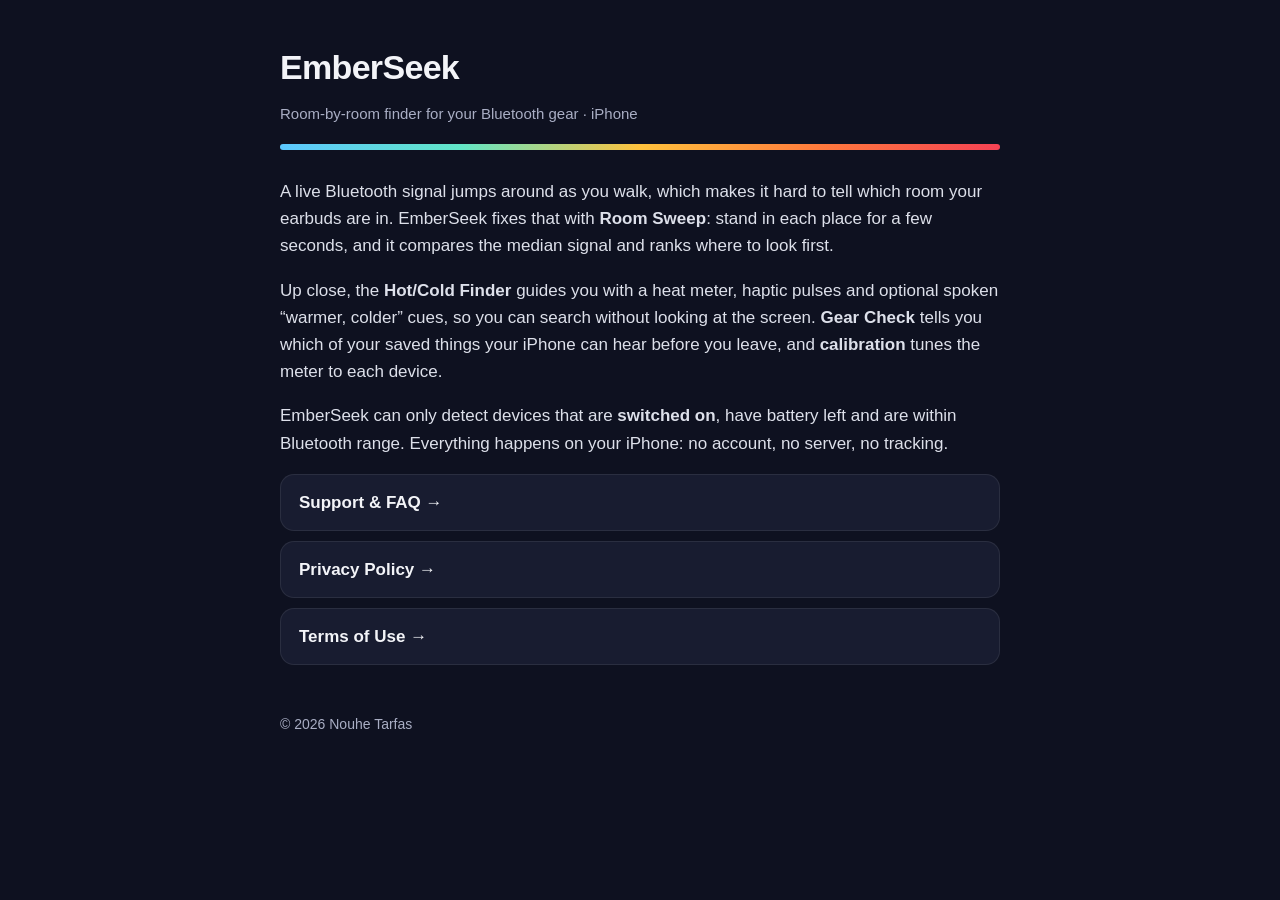
<file: index.html>
<!doctype html>
<html lang="en"><head><meta charset="utf-8"><meta name="viewport" content="width=device-width,initial-scale=1">
<title>EmberSeek – Room-by-Room Finder</title>
<meta name="description" content="EmberSeek helps you find powered-on Bluetooth earbuds, headphones and tags room by room, with a hot/cold meter for the last few metres.">
<link rel="stylesheet" href="style.css"></head>
<body><main>
<h1>EmberSeek</h1>
<p class="muted">Room-by-room finder for your Bluetooth gear · iPhone</p>
<div class="bar"></div>
<p>A live Bluetooth signal jumps around as you walk, which makes it hard to tell which room your earbuds are in. EmberSeek fixes that with <strong>Room Sweep</strong>: stand in each place for a few seconds, and it compares the median signal and ranks where to look first.</p>
<p>Up close, the <strong>Hot/Cold Finder</strong> guides you with a heat meter, haptic pulses and optional spoken “warmer, colder” cues, so you can search without looking at the screen. <strong>Gear Check</strong> tells you which of your saved things your iPhone can hear before you leave, and <strong>calibration</strong> tunes the meter to each device.</p>
<p>EmberSeek can only detect devices that are <strong>switched on</strong>, have battery left and are within Bluetooth range. Everything happens on your iPhone: no account, no server, no tracking.</p>
<div class="links">
<a href="support.html">Support &amp; FAQ →</a>
<a href="privacy.html">Privacy Policy →</a>
<a href="terms.html">Terms of Use →</a>
</div>
<footer>© 2026 Nouhe Tarfas</footer>
</main></body></html>
</file>
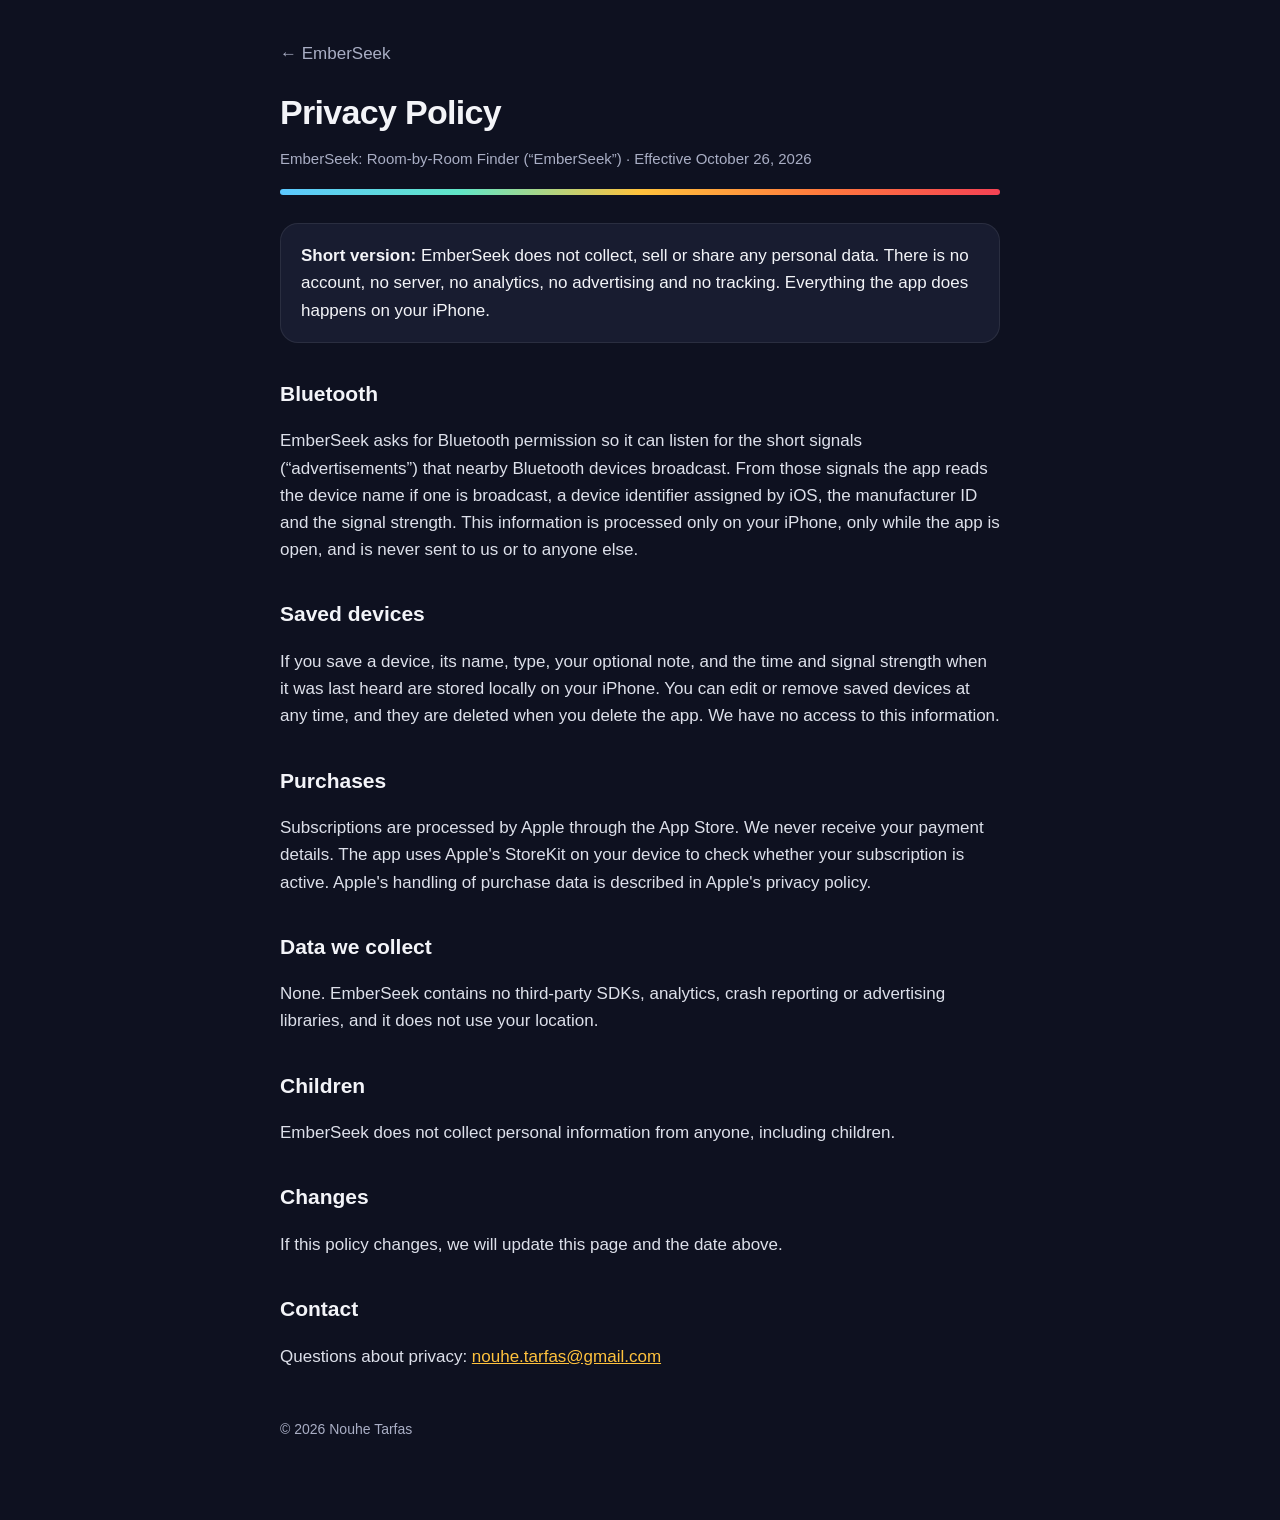
<file: privacy.html>
<!doctype html>
<html lang="en"><head><meta charset="utf-8"><meta name="viewport" content="width=device-width,initial-scale=1">
<title>Privacy Policy – EmberSeek</title><link rel="stylesheet" href="style.css"></head>
<body><main>
<a class="back" href="index.html">← EmberSeek</a>
<h1>Privacy Policy</h1>
<p class="muted">EmberSeek: Room-by-Room Finder (“EmberSeek”) · Effective October 26, 2026</p>
<div class="bar"></div>
<div class="card"><strong>Short version:</strong> EmberSeek does not collect, sell or share any personal data. There is no account, no server, no analytics, no advertising and no tracking. Everything the app does happens on your iPhone.</div>

<h2>Bluetooth</h2>
<p>EmberSeek asks for Bluetooth permission so it can listen for the short signals (“advertisements”) that nearby Bluetooth devices broadcast. From those signals the app reads the device name if one is broadcast, a device identifier assigned by iOS, the manufacturer ID and the signal strength. This information is processed only on your iPhone, only while the app is open, and is never sent to us or to anyone else.</p>

<h2>Saved devices</h2>
<p>If you save a device, its name, type, your optional note, and the time and signal strength when it was last heard are stored locally on your iPhone. You can edit or remove saved devices at any time, and they are deleted when you delete the app. We have no access to this information.</p>

<h2>Purchases</h2>
<p>Subscriptions are processed by Apple through the App Store. We never receive your payment details. The app uses Apple's StoreKit on your device to check whether your subscription is active. Apple's handling of purchase data is described in Apple's privacy policy.</p>

<h2>Data we collect</h2>
<p>None. EmberSeek contains no third-party SDKs, analytics, crash reporting or advertising libraries, and it does not use your location.</p>

<h2>Children</h2>
<p>EmberSeek does not collect personal information from anyone, including children.</p>

<h2>Changes</h2>
<p>If this policy changes, we will update this page and the date above.</p>

<h2>Contact</h2>
<p>Questions about privacy: <a href="mailto:nouhe.tarfas@gmail.com">nouhe.tarfas@gmail.com</a></p>
<footer>© 2026 Nouhe Tarfas</footer>
</main></body></html>
</file>
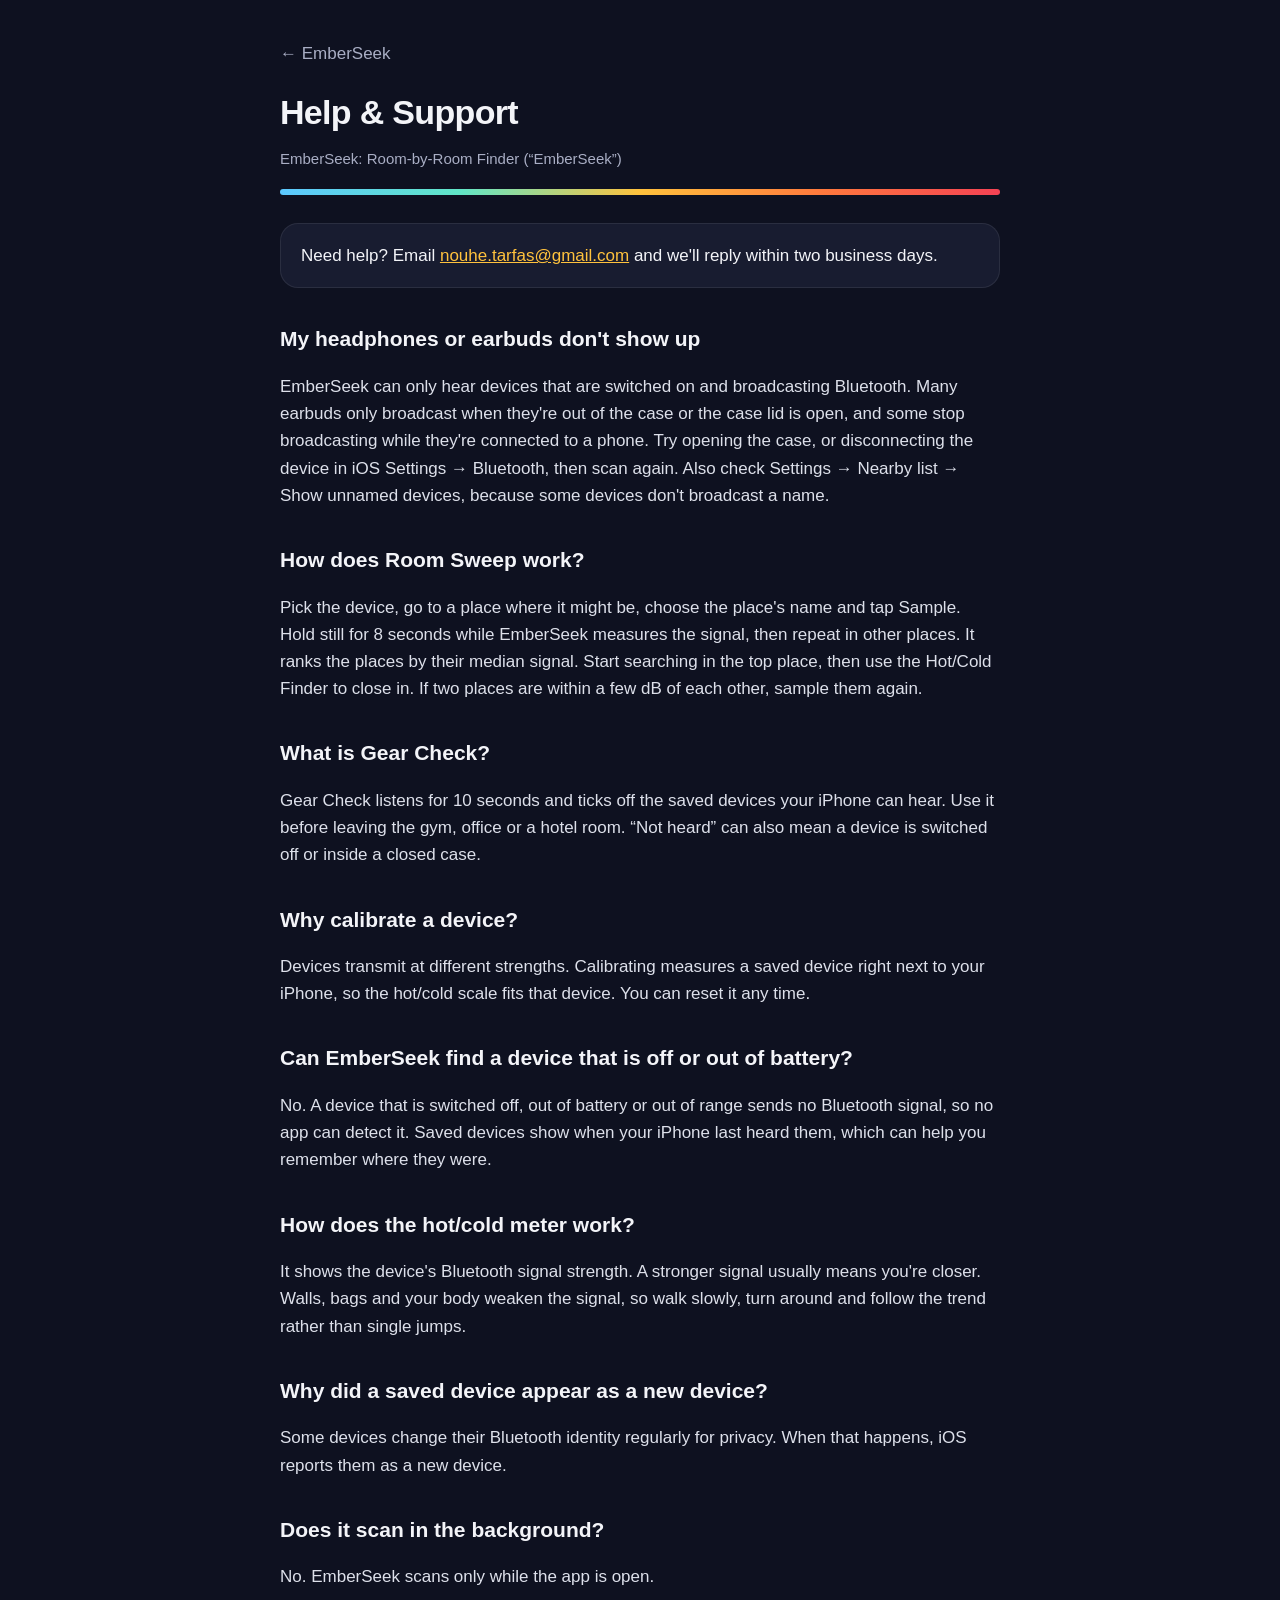
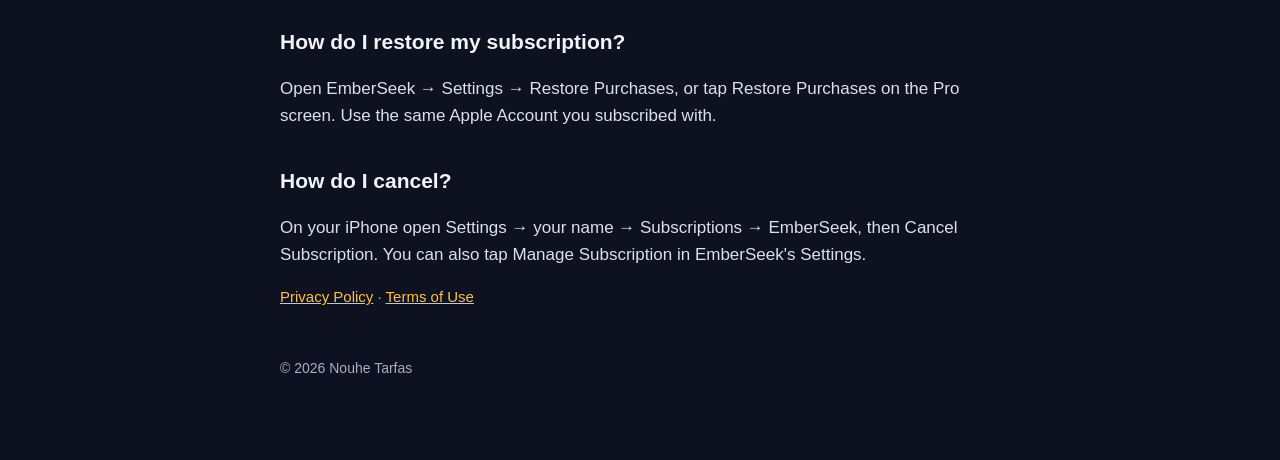
<file: support.html>
<!doctype html>
<html lang="en"><head><meta charset="utf-8"><meta name="viewport" content="width=device-width,initial-scale=1">
<title>Support – EmberSeek</title><link rel="stylesheet" href="style.css"></head>
<body><main>
<a class="back" href="index.html">← EmberSeek</a>
<h1>Help &amp; Support</h1>
<p class="muted">EmberSeek: Room-by-Room Finder (“EmberSeek”)</p>
<div class="bar"></div>
<div class="card">Need help? Email <a href="mailto:nouhe.tarfas@gmail.com">nouhe.tarfas@gmail.com</a> and we'll reply within two business days.</div>

<h2>My headphones or earbuds don't show up</h2>
<p>EmberSeek can only hear devices that are switched on and broadcasting Bluetooth. Many earbuds only broadcast when they're out of the case or the case lid is open, and some stop broadcasting while they're connected to a phone. Try opening the case, or disconnecting the device in iOS Settings → Bluetooth, then scan again. Also check Settings → Nearby list → Show unnamed devices, because some devices don't broadcast a name.</p>

<h2>How does Room Sweep work?</h2>
<p>Pick the device, go to a place where it might be, choose the place's name and tap Sample. Hold still for 8 seconds while EmberSeek measures the signal, then repeat in other places. It ranks the places by their median signal. Start searching in the top place, then use the Hot/Cold Finder to close in. If two places are within a few dB of each other, sample them again.</p>

<h2>What is Gear Check?</h2>
<p>Gear Check listens for 10 seconds and ticks off the saved devices your iPhone can hear. Use it before leaving the gym, office or a hotel room. “Not heard” can also mean a device is switched off or inside a closed case.</p>

<h2>Why calibrate a device?</h2>
<p>Devices transmit at different strengths. Calibrating measures a saved device right next to your iPhone, so the hot/cold scale fits that device. You can reset it any time.</p>

<h2>Can EmberSeek find a device that is off or out of battery?</h2>
<p>No. A device that is switched off, out of battery or out of range sends no Bluetooth signal, so no app can detect it. Saved devices show when your iPhone last heard them, which can help you remember where they were.</p>

<h2>How does the hot/cold meter work?</h2>
<p>It shows the device's Bluetooth signal strength. A stronger signal usually means you're closer. Walls, bags and your body weaken the signal, so walk slowly, turn around and follow the trend rather than single jumps.</p>

<h2>Why did a saved device appear as a new device?</h2>
<p>Some devices change their Bluetooth identity regularly for privacy. When that happens, iOS reports them as a new device.</p>

<h2>Does it scan in the background?</h2>
<p>No. EmberSeek scans only while the app is open.</p>

<h2>How do I restore my subscription?</h2>
<p>Open EmberSeek → Settings → Restore Purchases, or tap Restore Purchases on the Pro screen. Use the same Apple Account you subscribed with.</p>

<h2>How do I cancel?</h2>
<p>On your iPhone open Settings → your name → Subscriptions → EmberSeek, then Cancel Subscription. You can also tap Manage Subscription in EmberSeek's Settings.</p>

<p class="muted"><a href="privacy.html">Privacy Policy</a> · <a href="terms.html">Terms of Use</a></p>
<footer>© 2026 Nouhe Tarfas</footer>
</main></body></html>
</file>
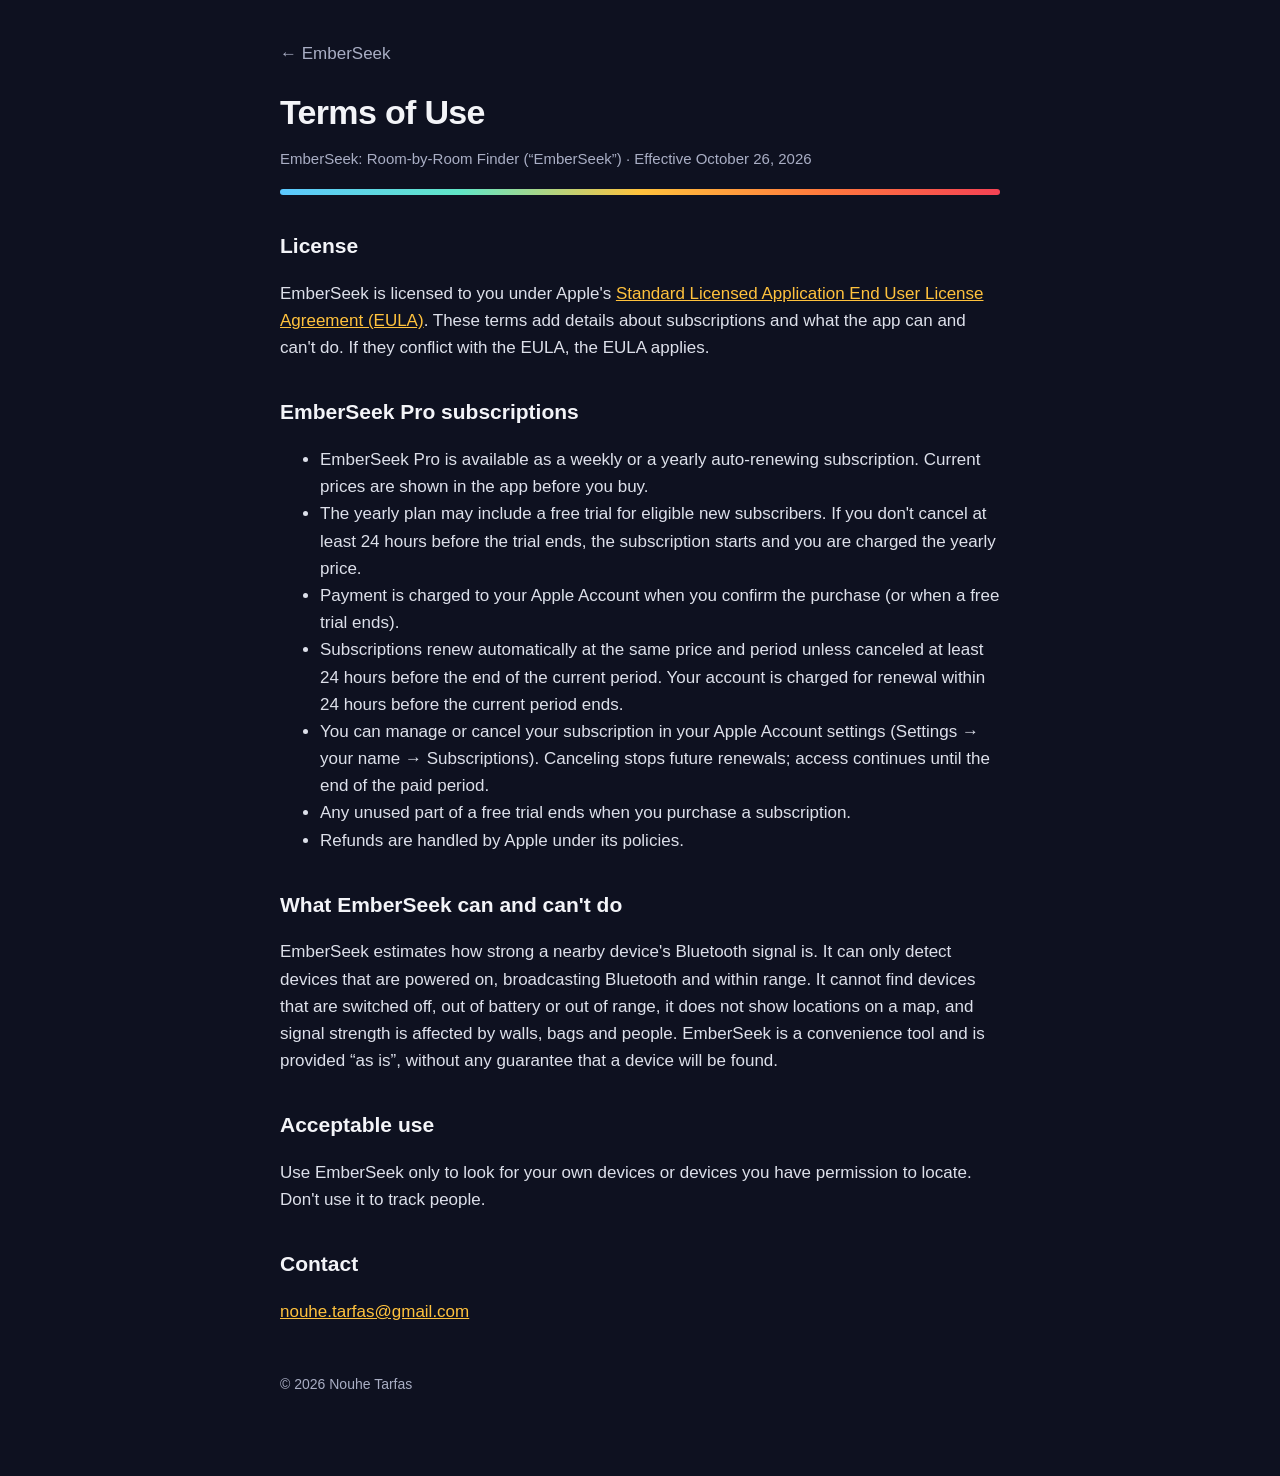
<file: terms.html>
<!doctype html>
<html lang="en"><head><meta charset="utf-8"><meta name="viewport" content="width=device-width,initial-scale=1">
<title>Terms of Use – EmberSeek</title><link rel="stylesheet" href="style.css"></head>
<body><main>
<a class="back" href="index.html">← EmberSeek</a>
<h1>Terms of Use</h1>
<p class="muted">EmberSeek: Room-by-Room Finder (“EmberSeek”) · Effective October 26, 2026</p>
<div class="bar"></div>

<h2>License</h2>
<p>EmberSeek is licensed to you under Apple's <a href="https://www.apple.com/legal/internet-services/itunes/dev/stdeula/">Standard Licensed Application End User License Agreement (EULA)</a>. These terms add details about subscriptions and what the app can and can't do. If they conflict with the EULA, the EULA applies.</p>

<h2>EmberSeek Pro subscriptions</h2>
<ul>
<li>EmberSeek Pro is available as a weekly or a yearly auto-renewing subscription. Current prices are shown in the app before you buy.</li>
<li>The yearly plan may include a free trial for eligible new subscribers. If you don't cancel at least 24 hours before the trial ends, the subscription starts and you are charged the yearly price.</li>
<li>Payment is charged to your Apple Account when you confirm the purchase (or when a free trial ends).</li>
<li>Subscriptions renew automatically at the same price and period unless canceled at least 24 hours before the end of the current period. Your account is charged for renewal within 24 hours before the current period ends.</li>
<li>You can manage or cancel your subscription in your Apple Account settings (Settings → your name → Subscriptions). Canceling stops future renewals; access continues until the end of the paid period.</li>
<li>Any unused part of a free trial ends when you purchase a subscription.</li>
<li>Refunds are handled by Apple under its policies.</li>
</ul>

<h2>What EmberSeek can and can't do</h2>
<p>EmberSeek estimates how strong a nearby device's Bluetooth signal is. It can only detect devices that are powered on, broadcasting Bluetooth and within range. It cannot find devices that are switched off, out of battery or out of range, it does not show locations on a map, and signal strength is affected by walls, bags and people. EmberSeek is a convenience tool and is provided “as is”, without any guarantee that a device will be found.</p>

<h2>Acceptable use</h2>
<p>Use EmberSeek only to look for your own devices or devices you have permission to locate. Don't use it to track people.</p>

<h2>Contact</h2>
<p><a href="mailto:nouhe.tarfas@gmail.com">nouhe.tarfas@gmail.com</a></p>
<footer>© 2026 Nouhe Tarfas</footer>
</main></body></html>
</file>
<file: style.css>
:root{--ink:#0E1120;--raised:#181C30;--text:#F3F4F8;--muted:#A9AEC4;--ember:#FF7A3D;--sun:#FFC23D;--frost:#5CC8FF;--line:rgba(255,255,255,.08)}
*{box-sizing:border-box}
body{margin:0;background:var(--ink);color:var(--text);font:17px/1.6 -apple-system,BlinkMacSystemFont,"SF Pro Text","Segoe UI",Roboto,Helvetica,Arial,sans-serif}
main{max-width:760px;margin:0 auto;padding:40px 20px 80px}
a{color:var(--sun)}
h1{font-size:34px;line-height:1.15;margin:8px 0 6px;letter-spacing:-.02em}
h2{font-size:21px;margin:34px 0 8px}
p,li{color:#DDE0EA}
.muted{color:var(--muted);font-size:15px}
.back{display:inline-block;margin-bottom:18px;text-decoration:none;color:var(--muted)}
.bar{height:6px;border-radius:6px;background:linear-gradient(90deg,var(--frost),#61E6C7,var(--sun),var(--ember),#F54254);margin:18px 0 28px}
.card{background:var(--raised);border:1px solid var(--line);border-radius:18px;padding:18px 20px;margin:14px 0}
.links a{display:block;padding:14px 18px;margin:10px 0;border-radius:14px;background:var(--raised);border:1px solid var(--line);text-decoration:none;color:var(--text);font-weight:600}
footer{margin-top:48px;color:var(--muted);font-size:14px}
</file>
